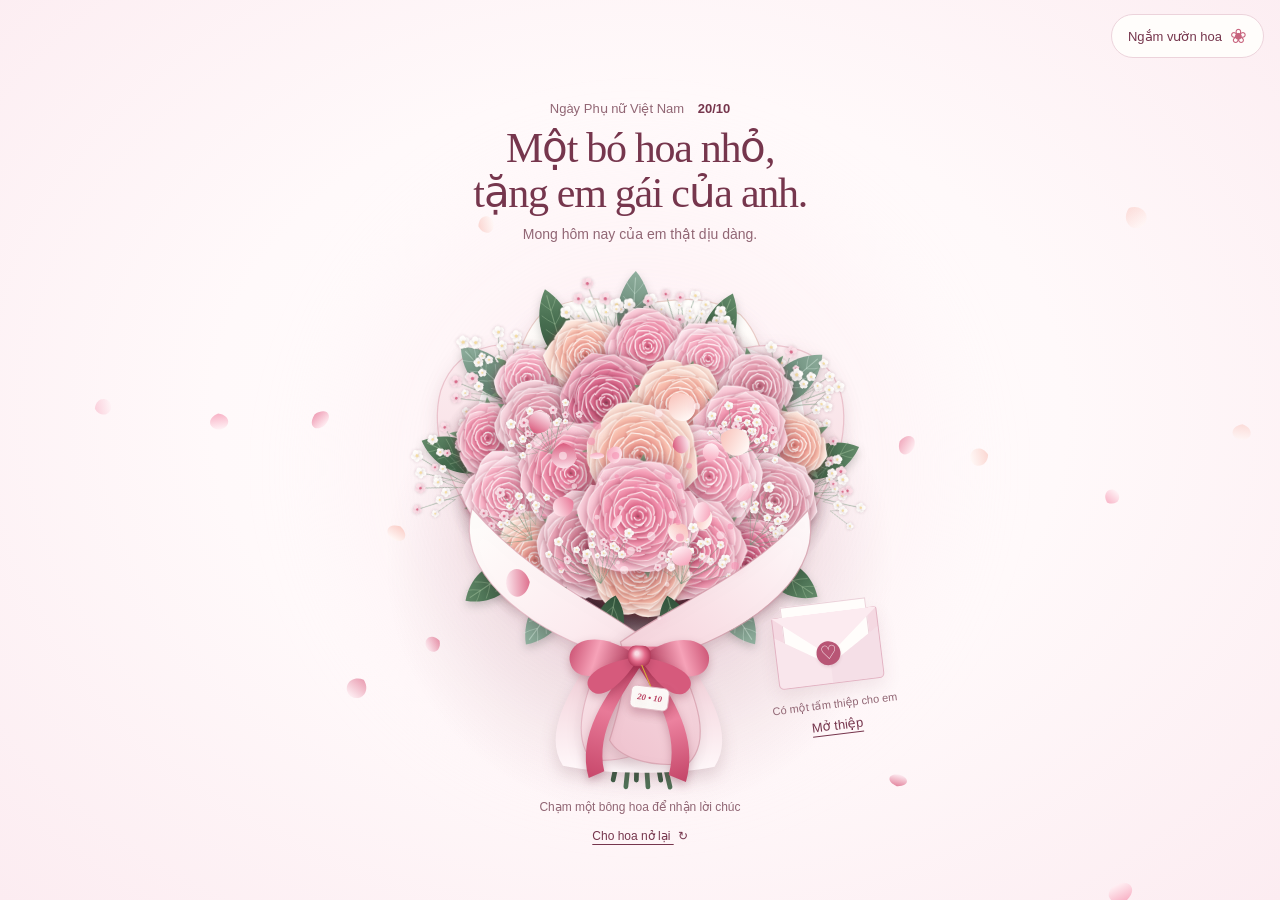
<file: index.html>
<!DOCTYPE html>
<html lang="vi">
<head>
  <meta charset="UTF-8">
  <meta name="viewport" content="width=device-width, initial-scale=1.0, viewport-fit=cover">
  <meta name="theme-color" content="#fff8fa">
  <meta name="description" content="Một bó hoa và tấm thiệp nhỏ, gửi những lời chúc dịu dàng nhân ngày Phụ nữ Việt Nam 20/10.">
  <title>Một bó hoa tặng em gái · 20/10</title>
  <link rel="stylesheet" href="./style.css">
  <link rel="stylesheet" href="./music.css">
  <script src="./music.js" defer></script>
  <script src="./script.js" defer></script>
  <script src="./card.js" defer></script>
  <script src="./album.js" defer></script>
</head>
<body>
  <main>
    <a class="garden-link" href="./garden.html">Ngắm vườn hoa <span aria-hidden="true">❀</span></a>
    <canvas id="ambientPetalsCanvas" aria-hidden="true"></canvas>
    <header class="greeting">
      <p class="occasion">Ngày Phụ nữ Việt Nam <span>20/10</span></p>
      <h1>Một bó hoa nhỏ,<br>tặng em gái của anh.</h1>
      <p class="greeting-caption">Mong hôm nay của em thật dịu dàng.</p>
    </header>

    <div class="gift-layout">
      <section class="scene-column" aria-label="Hoa và những lời chúc 20/10">


        <div class="gift-visuals">
          <div class="bouquet-composition">
            <div id="bouquetStageWrapper" role="button" tabindex="0"
              aria-label="Bó hoa hồng. Nhấn Enter để nhận lời chúc; dùng phím mũi tên để chọn bông hoa."
              aria-describedby="bouquetHint">
              <canvas id="bouquetCanvas" aria-hidden="true"></canvas>
            </div>
            <button class="envelope-button" id="openCard" type="button" aria-haspopup="dialog" aria-controls="greetingCard" aria-expanded="false" hidden>
              <span class="envelope" aria-hidden="true"><span class="envelope-letter">Gửi em</span><span class="envelope-seal">♡</span></span>
              <span class="envelope-caption">Có một tấm thiệp cho em</span>
              <span class="envelope-action">Mở thiệp</span>
            </button>
          </div>

        </div>

        <footer class="scene-footer">
          <p id="bouquetHint" class="bouquet-hint">Chạm một bông hoa để nhận lời chúc</p>
          <p id="roseWish" class="rose-wish" role="status" aria-live="polite" aria-atomic="true"></p>
          <button class="text-button" id="replayBloom" type="button">Cho hoa nở lại <span aria-hidden="true">↻</span></button>
        </footer>
      </section>

      <dialog id="greetingCard" class="card-dialog" aria-labelledby="cardTitle">
        <div class="letter-paper">
          <button class="close-button" id="closeCard" type="button" aria-label="Đóng thiệp">×</button>
          <div id="cardReading">
            <div class="letter-date" aria-label="Ngày 20 tháng 10"><span>20</span><span class="date-stem" aria-hidden="true"></span><span>10</span></div>
            <p class="letter-recipient">Gửi <span id="cardRecipient">em gái của anh</span>,</p>
            <h2 id="cardTitle">Chúc em một ngày<br>thật nhiều yêu thương.</h2>
            <div class="letter-flower" aria-hidden="true">❀</div>
            <p id="cardMessage" class="letter-message"></p>
            <div class="letter-signoff"><p>Với thật nhiều thương mến,</p><p id="cardSender" class="letter-signature"></p></div>
            <div class="letter-fold" aria-hidden="true"></div>
            <div class="letter-actions"><button id="viewAlbum" class="text-button" type="button" aria-controls="memoryAlbum">Xem album kỷ niệm <span aria-hidden="true">♡</span></button><button id="editCard" hidden class="text-button" type="button">Viết lời chúc riêng <span aria-hidden="true">✎</span></button></div>
          </div>
          <form id="cardEditor" hidden>
            <p class="editor-intro">Một tấm thiệp mang lời của em.</p>
            <h2 id="editorTitle" class="editor-title">Viết chút yêu thương</h2>
            <label for="recipientInput">Gửi đến</label>
            <input id="recipientInput" name="recipient" maxlength="60" required autocomplete="off">
            <label for="messageInput">Lời chúc 20/10</label>
            <textarea id="messageInput" name="message" rows="7" maxlength="1500" required></textarea>
            <label for="senderInput">Người gửi</label>
            <input id="senderInput" name="sender" maxlength="60" required autocomplete="off">
            <p class="editor-hint">Lời chúc được lưu trên trình duyệt này.</p>
            <div class="editor-actions"><button class="primary-button" type="submit">Lưu lời chúc</button><button class="text-button" id="cancelEdit" type="button">Hủy</button></div>
          </form>
          <p id="cardStatus" class="card-status" role="status" aria-live="polite"></p>
        </div>
      </dialog>
    </div>
    <section id="memoryAlbum" class="memory-album" aria-labelledby="albumTitle" hidden>
      <header class="album-heading">
        <p class="album-note">Một chút kỷ niệm, dành riêng cho em</p>
        <h2 id="albumTitle">Những khoảnh khắc thương yêu</h2>
        <button id="toggleAlbum" class="text-button" type="button" aria-expanded="false" aria-controls="albumPhotos">Xòe album <span aria-hidden="true">♡</span></button>
        <button id="editAlbum" class="text-button" type="button" aria-expanded="false" aria-controls="albumPhotos">Thay ảnh <span aria-hidden="true">✎</span></button>
      </header>
      <p id="albumEditHint" class="album-edit-hint" hidden>Chọn ảnh từ thiết bị của em, tối đa 20 MB mỗi ảnh. Ảnh được lưu trên trình duyệt này, không tự gửi sang thiết bị khác.</p>
      <p id="albumStatus" class="album-status" role="status" aria-live="polite" aria-atomic="true"></p>
      <div id="albumPhotos" class="album-photos">
        <figure class="portrait-card album-card">
          <div class="portrait-photo"><img src="./assets/portrait-placeholder.webp" alt="Ảnh kỷ niệm thứ nhất của người nhận thiệp" width="768" height="1024" decoding="async"></div>
          <figcaption><span class="portrait-dedication">Một nụ cười rất thương.</span><span class="portrait-date">Những ngày thật vui</span></figcaption>
          <div class="photo-actions" hidden>
            <button class="text-button change-photo" type="button" aria-label="Đổi ảnh thứ nhất">Đổi ảnh</button>
            <button class="text-button reset-photo" type="button" aria-label="Khôi phục ảnh thứ nhất" disabled>Ảnh ban đầu</button>
            <input class="photo-input" type="file" accept="image/*" aria-label="Chọn ảnh thứ nhất" hidden>
          </div>
        </figure>
        <figure class="portrait-card album-card">
          <div class="portrait-photo"><img src="./assets/portrait-placeholder.webp" alt="Ảnh kỷ niệm thứ hai của người nhận thiệp" width="768" height="1024" decoding="async" loading="lazy"></div>
          <figcaption><span class="portrait-dedication">Bình yên từ điều nhỏ.</span><span class="portrait-date">Một khoảnh khắc dịu dàng</span></figcaption>
          <div class="photo-actions" hidden>
            <button class="text-button change-photo" type="button" aria-label="Đổi ảnh thứ hai">Đổi ảnh</button>
            <button class="text-button reset-photo" type="button" aria-label="Khôi phục ảnh thứ hai" disabled>Ảnh ban đầu</button>
            <input class="photo-input" type="file" accept="image/*" aria-label="Chọn ảnh thứ hai" hidden>
          </div>
        </figure>
        <figure class="portrait-card album-card">
          <div class="portrait-photo"><img src="./assets/portrait-placeholder.webp" alt="Ảnh kỷ niệm thứ ba của người nhận thiệp" width="768" height="1024" decoding="async" loading="lazy"></div>
          <figcaption><span class="portrait-dedication">Mong em luôn rạng rỡ.</span><span class="portrait-date">Hôm nay và cả mai sau</span></figcaption>
          <div class="photo-actions" hidden>
            <button class="text-button change-photo" type="button" aria-label="Đổi ảnh thứ ba">Đổi ảnh</button>
            <button class="text-button reset-photo" type="button" aria-label="Khôi phục ảnh thứ ba" disabled>Ảnh ban đầu</button>
            <input class="photo-input" type="file" accept="image/*" aria-label="Chọn ảnh thứ ba" hidden>
          </div>
        </figure>
      </div>
      <p class="album-footnote">Có những điều nhỏ, nhớ lại vẫn thấy vui.</p>
    </section>
    <noscript><p class="noscript-message">Bật JavaScript để ngắm hoa nở và mở thiệp 20/10 nhé.</p></noscript>
  </main>
</body>
</html>
</file>
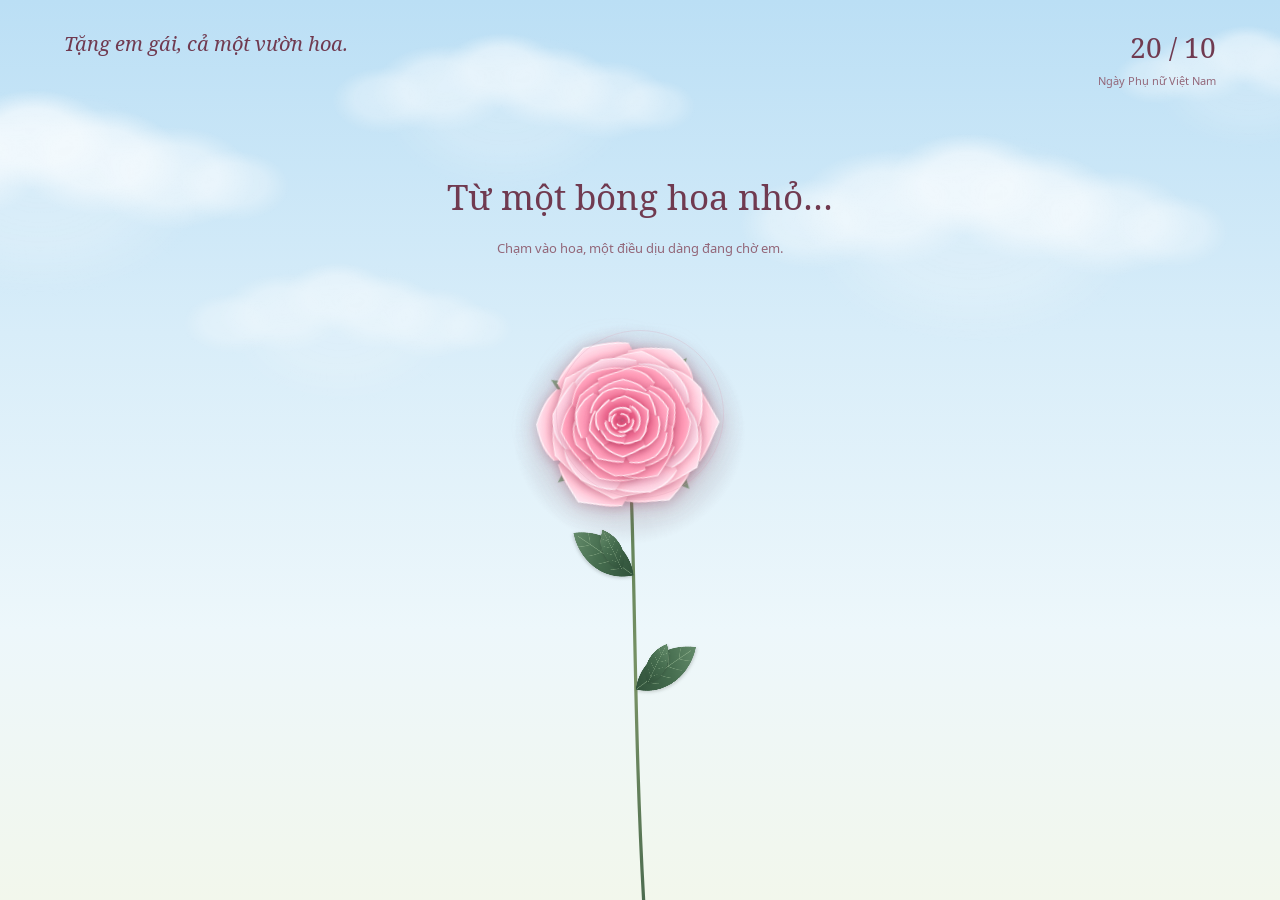
<file: garden.html>
<!DOCTYPE html>
<html lang="vi">
<head>
  <meta charset="UTF-8">
  <meta name="viewport" content="width=device-width, initial-scale=1.0, viewport-fit=cover">
  <meta name="theme-color" content="#bbdff5">
  <meta name="description" content="Chạm một bông hoa, đánh thức cả khu vườn và nhận một lời chúc dịu dàng ngày 20/10.">
  <title>Cả một vườn thương · 20/10</title>
  <link rel="preload" href="./assets/fonts/noto-serif-regular.woff2" as="font" type="font/woff2" crossorigin>
  <link rel="preload" href="./assets/fonts/noto-sans-regular.woff2" as="font" type="font/woff2" crossorigin>
  <style>
    @font-face {
      font-family: "Noto Serif";
      src: url("./assets/fonts/noto-serif-regular.woff2") format("woff2");
      font-style: normal; font-weight: 400; font-display: swap;
    }
    @font-face {
      font-family: "Noto Serif";
      src: url("./assets/fonts/noto-serif-italic.woff2") format("woff2");
      font-style: italic; font-weight: 400; font-display: swap;
    }
    @font-face {
      font-family: "Noto Sans";
      src: url("./assets/fonts/noto-sans-regular.woff2") format("woff2");
      font-style: normal; font-weight: 400; font-display: swap;
    }
    :root {
      color-scheme: light;
      --sky: #bbdff5;
      --ink: #703a50;
      --muted: #936779;
      --rose: #c66388;
      --leaf: #6c8b71;
      --paper: #fffdfc;
      --font-letter: "Noto Serif", serif;
      font-family: "Noto Sans", sans-serif;
      color: var(--ink);
      font-synthesis: none;
    }
    * { box-sizing: border-box; }
    [hidden] { display: none !important; }
    html, body { margin: 0; min-width: 280px; min-height: 100%; }
    body { background: var(--sky); -webkit-tap-highlight-color: transparent; }
    button { font: inherit; color: inherit; cursor: pointer; touch-action: manipulation; }
    button:focus-visible, input:focus-visible, textarea:focus-visible { outline: 2px solid var(--ink); outline-offset: 4px; }
    .garden {
      position: relative; min-height: 560px; height: 100svh; overflow: hidden;
      isolation: isolate;
      background: linear-gradient(180deg, #bbdff5 0%, #d8edf9 37%, #edf7fb 70%, #f2f7ec 100%);
    }
    .garden::after {
      content: ""; position: absolute; inset: 0; z-index: -2; pointer-events: none;
      background: radial-gradient(ellipse at 50% 110%, #d7e8caaa, transparent 58%);
      opacity: 0; transition: opacity 4s;
    }
    .garden.is-growing::after { opacity: 1; }
    .page-header {
      position: absolute; top: max(28px, env(safe-area-inset-top));
      left: clamp(24px, 5vw, 76px); right: clamp(24px, 5vw, 76px);
      display: flex; align-items: start; justify-content: space-between; gap: 24px;
      pointer-events: none;
    }
    .dedication { margin: 0; font: italic 20px/1.6 var(--font-letter); }
    .date { margin: 0; text-align: right; font-size: 11px; line-height: 1.7; color: var(--muted); }
    .date span { display: block; font: 28px/1.4 var(--font-letter); color: var(--ink); margin-bottom: 5px; }
    #flowers { position: absolute; inset: 0; z-index: -1; width: 100%; height: 100%; }
    .flower-button {
      position: absolute; left: 50%; top: 46%; transform: translate(-50%, -50%);
      width: 184px; height: 184px; border: 0; border-radius: 50%; background: transparent;
    }
    .flower-button::after {
      content: ""; position: absolute; inset: 8px; border: 1px solid #d69ab23b; border-radius: 50%;
      transition: transform .5s, border-color .5s;
    }
    .flower-button:hover::after { transform: scale(1.13); border-color: #c6638888; }
    .intro {
      position: absolute; left: 24px; right: 24px; top: 19%; text-align: center;
      transition: opacity .65s, transform .65s; pointer-events: none;
    }
    h1 { margin: 0; font: 400 clamp(25px, 3vw, 35px)/1.5 var(--font-letter); }
    .intro p { margin: 13px 0 0; font-size: 13px; line-height: 1.7; color: var(--muted); }
    .is-growing .intro { opacity: 0; transform: translateY(12px); }
    .progress {
      position: absolute; bottom: 36px; left: 20px; right: 20px; margin: 0;
      text-align: center; font: italic 17px/1.7 var(--font-letter);
      opacity: 0; transition: opacity .6s; pointer-events: none;
      text-shadow: 0 1px 12px #fff, 0 1px 8px #fff;
    }
    .is-growing:not(.is-ready) .progress { opacity: 1; }
    .garden-actions {
      position: absolute; bottom: max(24px, env(safe-area-inset-bottom)); left: 0; right: 0;
      display: flex; justify-content: center; flex-wrap: wrap; gap: 12px; padding: 0 16px;
    }
    .garden-actions button {
      border: 1px solid #dcb9c8; background: #fffdfcf2; border-radius: 30px;
      padding: 12px 20px; font-size: 12px; box-shadow: 0 3px 16px #76364d0c;
    }
    .garden-actions button:hover { background: #fae7ef; }
    dialog {
      width: min(480px, calc(100% - 36px)); max-height: calc(100svh - 36px);
      padding: 0; border: 0; overflow: auto; background: var(--paper); color: var(--ink);
      box-shadow: 0 24px 100px #69394d24, 0 2px 10px #69394d12;
      scrollbar-width: none;
      -ms-overflow-style: none;
    }
    dialog::-webkit-scrollbar { display: none; }
    dialog::backdrop { background: #eaf5fc3d; backdrop-filter: blur(3px); }
    dialog[open] { animation: unfold 1s cubic-bezier(.2,.8,.2,1) both; }
    .letter { position: relative; padding: 38px 42px 28px; text-align: center; }
    .letter::before { content: ""; position: absolute; inset: 10px; border: 1px solid #eed6e1; pointer-events: none; }
    .close-card { position: absolute; top: 15px; right: 16px; width: 34px; height: 34px; border: 0; background: transparent; font-size: 25px; }
    .letter-date { margin: 2px 0 20px; font: 24px/1.4 var(--font-letter); color: var(--rose); }
    .letter-date span { display: inline-block; width: 1px; height: 27px; background: #d9aec1; transform: rotate(24deg); margin: 0 15px -5px; }
    .letter-sprig { display: block; margin: 0 auto 17px; width: 75px; height: 55px; }
    .recipient { font: italic 17px/1.7 var(--font-letter); margin: 0 0 13px; }
    h2 { font: 400 clamp(26px, 5vw, 32px)/1.5 var(--font-letter); margin: 0 0 24px; text-wrap: balance; }
    .message { font-size: 14px; line-height: 1.95; margin: 0 0 15px; text-wrap: pretty; }
    .signature { margin: 24px 0; font: italic 17px/1.8 var(--font-letter); }
    .recipient, h2, .message, .signature { overflow-wrap: anywhere; }
    h2, .message, .signature { white-space: pre-wrap; }
    .letter-actions { display: flex; flex-wrap: wrap; justify-content: center; gap: 12px 20px; }
    .view-garden { position: relative; border: 0; border-bottom: 1px solid #cba1b2; padding: 7px 2px; background: transparent; font-size: 12px; }
    .card-editor { text-align: left; }
    .card-editor h2 { text-align: center; margin-bottom: 20px; font-size: 25px; }
    .card-editor label { display: block; margin: 16px 0 7px; font-size: 13px; }
    .card-editor input, .card-editor textarea {
      display: block; width: 100%; min-width: 0; padding: 10px 12px;
      border: 1px solid #dcb9c8; border-radius: 4px; background: #fff9fb;
      color: var(--ink); font: 16px/1.6 "Noto Sans", sans-serif;
    }
    .card-editor textarea { resize: vertical; }
    .editor-hint, .card-status { color: var(--muted); font-size: 12px; line-height: 1.7; }
    .card-status { margin: 0; }
    .card-status:not(:empty) { margin-top: 16px; }
    .editor-actions { display: flex; align-items: center; flex-wrap: wrap; gap: 20px; margin-top: 20px; }
    .save-card { border: 1px solid var(--ink); border-radius: 24px; padding: 11px 18px; background: var(--ink); color: var(--paper); font-size: 13px; }
    .noscript { position: absolute; top: 30%; left: 20px; right: 20px; text-align: center; line-height: 1.8; }
    @keyframes unfold { from { opacity: 0; transform: translateY(35px) rotate(-2deg) scale(.94); } to { opacity: 1; transform: none; } }
    @media (max-width: 600px) {
      .garden { min-height: 480px; height: 100svh; }
      .page-header { left: 16px; right: 16px; gap: 12px; top: max(18px, env(safe-area-inset-top)); }
      .garden-actions { bottom: max(16px, env(safe-area-inset-bottom)); gap: 8px; }
      .garden-actions button, .view-garden, .close-card { min-height: 44px; }
      .close-card { min-width: 44px; top: 8px; right: 8px; }
      dialog { width: calc(100% - 24px); max-height: calc(100svh - 24px - env(safe-area-inset-top) - env(safe-area-inset-bottom)); }
      .dedication { font-size: 18px; max-width: 150px; }
      .date { max-width: 130px; font-size: 10px; }
      .date span { font-size: 25px; }
      .letter { padding: 35px 26px 25px; }
      .intro { top: 18%; }
      h1 { font-size: clamp(23px, 5.8vw, 28px); }
    }
    @media (max-height: 500px) {
      .garden { min-height: 320px; }
      .page-header { top: max(10px, env(safe-area-inset-top)); }
      .intro { top: 24%; }
      .intro p { margin-top: 4px; }
      .flower-button { top: 56%; width: 140px; height: 140px; }
    }
    @media (max-height: 600px) and (min-width: 600px) {
      .garden { min-height: 360px; }
      .intro { top: 38%; right: auto; width: 30%; text-align: left; }
      h1 { font-size: 24px; }
      .intro p { margin-top: 6px; }
      .page-header { top: 20px; }
    }
    @media (prefers-reduced-motion: reduce) {
      *, *::before, *::after { animation: none !important; transition: none !important; }
    }
  </style>
  <link rel="stylesheet" href="./music.css">
  <script src="./music.js" defer></script>
</head>
<body>
  <main class="garden" id="garden">
    <header class="page-header">
      <p class="dedication">Tặng em gái, cả một vườn hoa.</p>
      <p class="date"><span>20 / 10</span>Ngày Phụ nữ Việt Nam</p>
    </header>
    <canvas id="flowers" aria-hidden="true"></canvas>
    <button class="flower-button" id="bloom" type="button" aria-label="Chạm để cả vườn hoa nở" aria-describedby="introHint"></button>
    <div class="intro" id="intro">
      <h1>Từ một bông hoa nhỏ…</h1>
      <p id="introHint">Chạm vào hoa, một điều dịu dàng đang chờ em.</p>
    </div>
    <p class="progress" id="status" role="status" aria-live="polite" aria-atomic="true"></p>
    <nav class="garden-actions" id="actions" aria-label="Vườn hoa và thiệp" hidden>
      <button id="readCard" type="button" aria-haspopup="dialog" aria-controls="wishCard">Đọc lại thiệp</button>
      <button id="replay" type="button">Cho hoa nở lại</button>
    </nav>
    <dialog id="wishCard" aria-labelledby="cardTitle">
      <article class="letter">
        <button class="close-card" id="closeCard" type="button" aria-label="Đóng thiệp">×</button>
        <p class="letter-date">20<span aria-hidden="true"></span>10</p>
        <svg class="letter-sprig" viewBox="0 0 90 64" fill="none" aria-hidden="true">
          <path d="M45 59 Q41 40 46 21 M44 49 Q25 47 23 35 Q39 33 44 49 M44 40 Q60 39 65 28 Q51 28 44 40" stroke="#78947a" stroke-width="1.2" fill="#dfe9d9"/>
          <g fill="#ecc1d2" stroke="#c9789a" stroke-width=".6">
            <ellipse cx="39" cy="17" rx="8" ry="12" transform="rotate(-40 39 17)"/>
            <ellipse cx="52" cy="17" rx="8" ry="12" transform="rotate(40 52 17)"/>
            <ellipse cx="45" cy="15" rx="8" ry="12"/>
            <path d="M30 19 Q44 17 45 30 Q33 32 30 19 M60 19 Q46 17 45 30 Q58 32 60 19"/>
          </g>
        </svg>
        <div id="cardReading">
          <p class="recipient">Gửi <span id="cardRecipient">em gái của anh</span>,</p>
          <h2 id="cardTitle">Chúc em gái của anh<br>luôn vui và rạng rỡ.</h2>
          <div id="cardMessage">
            <p class="message">Tặng em gái của anh cả một vườn hoa.<br>Chúc em ngày 20/10 thật vui và nhiều quà nhé!</p>
            <p class="message">Mong em luôn khỏe mạnh, tự tin và có thật nhiều niềm vui với những điều mình thích. Nhớ ăn uống đầy đủ, ngủ đủ giấc và đừng tự làm khó mình quá nhé. Có chuyện gì vui buồn cứ kể anh nghe, anh luôn sẵn sàng lắng nghe em.</p>
            <p class="message">Hôm nay và cả những ngày sau,<br>hãy cứ rạng rỡ theo cách của riêng mình nhé.</p>
          </div>
          <p class="signature" id="cardSignature">Thương em, anh trai của em ♡</p>
          <div class="letter-actions">
            <button class="view-garden" id="viewGarden" type="button" autofocus>Ngắm vườn hoa</button>
            <button class="view-garden" id="editCard" hidden type="button">Viết lời chúc riêng</button>
          </div>
        </div>
        <form class="card-editor" id="cardEditor" hidden>
          <h2 id="editorTitle">Viết chút yêu thương</h2>
          <label for="recipientInput">Gửi đến</label>
          <input id="recipientInput" name="recipient" maxlength="60" required autocomplete="off">
          <label for="titleInput">Tiêu đề thiệp</label>
          <textarea id="titleInput" name="title" rows="2" maxlength="160" required></textarea>
          <label for="messageInput">Lời chúc 20/10</label>
          <textarea id="messageInput" name="message" rows="7" maxlength="3000" required></textarea>
          <label for="signatureInput">Chữ ký</label>
          <input id="signatureInput" name="signature" maxlength="120" required autocomplete="off">
          <p class="editor-hint">Lời chúc được lưu trên trình duyệt này. Cách một dòng để bắt đầu đoạn mới.</p>
          <div class="editor-actions">
            <button class="save-card" type="submit">Lưu lời chúc</button>
            <button class="view-garden" id="cancelEdit" type="button">Hủy</button>
          </div>
        </form>
        <p class="card-status" id="cardStatus" role="status" aria-live="polite"></p>
      </article>
    </dialog>
    <noscript><p class="noscript">Bật JavaScript để chạm vào hoa và mở thiệp nhé.<br>Chúc em ngày 20/10 bình an, rạng rỡ và tràn đầy yêu thương!</p></noscript>
  </main>
  <script src="./garden-botany.js"></script>
  <script src="./garden-card.js"></script>
  <script>
    (() => {
      'use strict';
      const garden = document.getElementById('garden');
      const canvas = document.getElementById('flowers');
      const ctx = canvas.getContext('2d');
      const bloomButton = document.getElementById('bloom');
      const card = document.getElementById('wishCard');
      const actions = document.getElementById('actions');
      const status = document.getElementById('status');
      const motion = matchMedia('(prefers-reduced-motion: reduce)');
      const TAU = Math.PI * 2;
      const clamp = n => Math.max(0, Math.min(1, n));
      const ease = n => 1 - Math.pow(1 - clamp(n), 3);
      let seed = 2010;
      const random = () => { seed = seed * 16807 % 2147483647; return (seed - 1) / 2147483646; };
      const { createRealisticRoseSprite, createRoseBudSprite, drawBotanicalLeaf } = window.GardenBotany;
      const paletteKeys = ['sweetBlush', 'pastelPink', 'creamPeach', 'pearlVintage', 'berryRomance', 'paleGreen', 'skyBlue', 'pearlWhite'];
      // Bake the soft focus and bloom into the sprites once, keeping the live scene light.
      function softenPetals(source, logicalSize, radius) {
        const image = document.createElement('canvas');
        image.width = source.width; image.height = source.height;
        const c = image.getContext('2d');
        const pixelRatio = source.width / logicalSize;
        c.globalAlpha = .3;
        c.filter = `blur(${radius * .13 * pixelRatio}px) brightness(1.35)`;
        c.drawImage(source, 0, 0);
        c.globalAlpha = 1;
        c.filter = `blur(${radius * .009 * pixelRatio}px) brightness(1.06)`;
        c.drawImage(source, 0, 0);
        return image;
      }
      // Use the same layered roses as index.html, cached at the sizes used in this scene.
      // Fully open flowers need only one draw instead of repainting every petal each frame.
      function prepareRose(config) {
        const rose = createRealisticRoseSprite(config);
        rose.whorlCanvases = rose.whorlCanvases.map(layer => softenPetals(layer, rose.logicalSize, rose.radius));
        const openCanvas = document.createElement('canvas');
        openCanvas.width = rose.baseCanvas.width;
        openCanvas.height = rose.baseCanvas.height;
        const c = openCanvas.getContext('2d');
        c.drawImage(rose.baseCanvas, 0, 0);
        rose.whorlCanvases.forEach(layer => c.drawImage(layer, 0, 0));
        return { ...rose, openCanvas };
      }
      const sprites = paletteKeys.flatMap((paletteKey, i) => ['garden', 'classic', 'peony'].map((variety, j) => prepareRose({
        radius: 46, paletteKey, variety, seed: 2010 + i * 107 + j * 41,
        tiltX: (j - 1) * .65, tiltY: -.2 + (i % 5) * .08, hasDewdrop: j === 0
      })));
      const heroSprite = prepareRose({ radius: 86, paletteKey: 'sweetBlush', variety: 'garden', tiltX: -.22, tiltY: -.3, seed: 2010, hasDewdrop: true });
      const budSprites = paletteKeys.map(paletteKey => {
        const bud = createRoseBudSprite({ paletteKey });
        return { ...bud, canvas: softenPetals(bud.canvas, bud.logicalSize, bud.radius) };
      });
      const leafCanvas = document.createElement('canvas');
      leafCanvas.width = 300; leafCanvas.height = 200;
      const leafContext = leafCanvas.getContext('2d');
      leafContext.scale(2, 2);
      drawBotanicalLeaf(leafContext, 20, 50, 0, 100, 31);
      // Soft cloud puffs are painted once, then drift behind the flowers.
      const cloudCanvas = document.createElement('canvas');
      cloudCanvas.width = 720; cloudCanvas.height = 360;
      const cloudContext = cloudCanvas.getContext('2d');
      const cloudPuffs = [
        [125, 164, 92, .52], [225, 143, 119, .67], [333, 112, 104, .81],
        [420, 141, 111, .75], [519, 163, 108, .61], [600, 174, 75, .43],
        [340, 183, 219, .3]
      ];
      cloudPuffs.forEach(([x, y, radius, opacity]) => {
        cloudContext.save(); cloudContext.translate(x, y); cloudContext.scale(1, .64);
        const puff = cloudContext.createRadialGradient(0, -radius * .12, radius * .16, 0, 0, radius);
        puff.addColorStop(0, `rgba(255,255,255,${opacity})`);
        puff.addColorStop(.48, `rgba(255,255,255,${opacity * .87})`);
        puff.addColorStop(.8, `rgba(255,255,255,${opacity * .3})`);
        puff.addColorStop(1, 'rgba(255,255,255,0)');
        cloudContext.fillStyle = puff; cloudContext.beginPath(); cloudContext.arc(0, 0, radius, 0, TAU); cloudContext.fill();
        cloudContext.restore();
      });
      const clouds = [
        { x: .04, y: .17, size: .42, opacity: .82, speed: 2.7 },
        { x: .4, y: .09, size: .32, opacity: .67, speed: 3.8 },
        { x: .77, y: .22, size: .43, opacity: .78, speed: 2.2 },
        { x: .27, y: .34, size: .29, opacity: .52, speed: 4.1 },
        { x: .98, y: .07, size: .25, opacity: .59, speed: 3.1 }
      ];
      const whorlDelays = [0, .12, .24, .34];
      const closedScales = [.44, .36, .28, .38];
      const twistAngles = [.52, -.78, 1.05, -1.35];
      const flowers = [];
      // Distant flowers are smaller and paler; foreground flowers grow taller and fuller.
      for (let row = 0; row < 5; row++) {
        const count = 24 + row * 2;
        for (let i = 0; i < count; i++) {
          const x = (i + random()) / count;
          flowers.push({
            x, y: .49 + row * .092 + (random() - .5) * .22, depth: row,
            radius: 17 + row * 5 + random() * 15,
            stem: .18 + random() * .22,
            bend: (random() - .5) * 65,
            phase: random() * TAU, rotation: (random() - .5) * .9,
            sprite: Math.floor(random() * sprites.length),
            delay: .3 + Math.abs(x - .5) * 4.2 + row * .36 + random() * .9,
            alpha: .6 + row * .1, tilt: .8 + random() * .2,
            offsetX: 0, offsetY: 0, hover: 0
          });
        }
      }
      // Keep some flowers as closed buds, scattered through all five depth layers.
      for (let i = 0; i < 20; i++) {
        const row = Math.floor(i / 4);
        flowers.push({
          x: (i % 4 + .25 + random() * .5) / 4,
          y: .45 + row * .087 + (random() - .5) * .065,
          depth: row, radius: 13 + row * 2.5 + random() * 4,
          stem: .2 + random() * .15, bend: (random() - .5) * 45,
          phase: random() * TAU, rotation: (random() - .5) * .5,
          bud: true, sprite: i * 3 % budSprites.length,
          delay: .6 + random() * 2.4 + row * .4,
          alpha: .75 + row * .06, tilt: 1,
          offsetX: 0, offsetY: 0, hover: 0
        });
      }
      flowers.sort((a, b) => a.depth - b.depth);
      const petals = Array.from({ length: 18 }, () => ({ x: random(), y: random(), phase: random() * TAU, size: 3 + random() * 4, speed: 9 + random() * 12 }));
      const hero = { x: .5, y: .46, radius: 76, stem: .25, bend: 5, phase: 0, rotation: -.15, tilt: .95, offsetX: 0, offsetY: 0, hover: 0 };
      const pointer = { x: -1000, y: -1000 };
      let width = 0, height = 0, scale = 1, frame = 0, lastFrame = 0;
      let sceneTime = 0;
      let state = 'idle', started = 0, pausedAt = 0;

      function leaf(x, y, direction, size, flutter) {
        ctx.save(); ctx.translate(x, y); ctx.scale(direction, 1); ctx.rotate(-.58 + flutter);
        ctx.drawImage(leafCanvas, -size * .2, -size * .5, size * 1.5, size);
        ctx.restore();
      }

      function drawFlower(f, growth, time, smoothing, isHero = false) {
        if (growth <= 0) return;
        const p = ease(growth);
        const x = f.x * width;
        const targetY = f.y * height;
        const root = Math.max(height * 1.04, targetY + f.stem * height);
        const y = root - (root - targetY) * p;
        // A traveling breeze bends taller stems more, with a small individual flutter.
        const wind = motion.matches ? 0 : Math.sin(time * .00125 + f.x * 4.5) * .72 + Math.sin(time * .002 + f.phase) * .28;
        const lean = wind * (isHero ? .06 : .048);
        const sway = Math.sin(lean) * (root - y) * p;
        const r = f.radius * scale;
        const dx = x - pointer.x, dy = y - pointer.y;
        const distance = Math.hypot(dx, dy);
        const proximity = !motion.matches && !card.open ? clamp(1 - distance / (r * 2.3)) : 0;
        f.offsetX += ((dx / (distance || 1)) * proximity * r * .13 - f.offsetX) * smoothing;
        f.offsetY += ((dy / (distance || 1)) * proximity * r * .08 - f.offsetY) * smoothing;
        f.hover += (proximity - f.hover) * smoothing;
        const headX = x + sway + f.offsetX;
        const headY = y + (1 - Math.cos(lean)) * (root - y) + f.offsetY;
        const baseX = x + f.bend * scale;
        const controlX1 = x - f.bend * scale + sway * .15;
        const controlY1 = root - (root - headY) * .4;
        const controlX2 = headX + 8 * scale + sway * .12;
        const controlY2 = headY + (root - headY) * .22;
        ctx.save(); ctx.globalAlpha = isHero ? 1 : Math.min(1, f.alpha) * clamp(growth * 3);
        const stemColor = ctx.createLinearGradient(baseX - 2, root, headX + 2, headY);
        stemColor.addColorStop(0, '#46664c'); stemColor.addColorStop(.5, '#789265'); stemColor.addColorStop(1, '#587b53');
        ctx.strokeStyle = stemColor;
        ctx.lineWidth = isHero ? 2.8 * scale : Math.max(1, r * .05);
        ctx.lineCap = 'round';
        ctx.beginPath(); ctx.moveTo(baseX, root);
        ctx.bezierCurveTo(controlX1, controlY1, controlX2, controlY2, headX, headY);
        ctx.stroke();
        if (growth > .15) {
          // Attach each leaf to the actual curved stem so the whole plant moves together.
          (isHero ? [.42, .64] : [.38, .64]).forEach((t, i) => {
            const u = 1 - t;
            const lx = u ** 3 * baseX + 3 * u * u * t * controlX1 + 3 * u * t * t * controlX2 + t ** 3 * headX;
            const ly = u ** 3 * root + 3 * u * u * t * controlY1 + 3 * u * t * t * controlY2 + t ** 3 * headY;
            const length = r * (isHero ? .85 : .95) * p;
            leaf(lx, ly, i ? -1 : 1, length, wind * .085);
            if (isHero) leaf(lx + (i ? -10 : 10) * scale, ly - 5 * scale, i ? -1 : 1, length * .6, -.5 + wind * .09);
          });
        }
        ctx.translate(headX, headY);
        ctx.rotate(f.rotation + wind * .095 + f.offsetX * .003);
        const breath = motion.matches ? 1 : 1 + Math.sin(time * .0014 + f.phase) * .008;
        ctx.scale(breath * (1 + f.hover * .04), f.tilt * breath * (1 + f.hover * .04));
        if (f.bud) {
          const bud = budSprites[f.sprite];
          const size = bud.logicalSize * r / bud.radius;
          ctx.scale(.4 + p * .6, .4 + p * .6);
          ctx.drawImage(bud.canvas, -size / 2, -size / 2, size, size);
          ctx.restore();
          return;
        }
        const rose = isHero ? heroSprite : sprites[f.sprite];
        const size = rose.logicalSize * r / rose.radius;
        if (growth >= 1) {
          ctx.drawImage(rose.openCanvas, -size / 2, -size / 2, size, size);
        } else {
          ctx.save(); ctx.scale(.5 + p * .5, .5 + p * .5);
          ctx.drawImage(rose.baseCanvas, -size / 2, -size / 2, size, size); ctx.restore();
          rose.whorlCanvases.forEach((layer, i) => {
            const open = ease((growth - whorlDelays[i]) / (1 - whorlDelays[i]));
            const unfurl = closedScales[i] + (1 - closedScales[i]) * open;
            ctx.save(); ctx.rotate((1 - open) * twistAngles[i]);
            ctx.scale(unfurl, unfurl * (.78 + open * .22));
            ctx.drawImage(layer, -size / 2, -size / 2, size, size); ctx.restore();
          });
        }
        ctx.restore();
      }

      function drawPetals(elapsed, time) {
        ctx.save();
        petals.forEach(petal => {
          const x = ((petal.x * width + time * .009 + Math.sin(time * .0006 + petal.phase) * 35) % (width + 60)) - 30;
          const y = ((petal.y * height + time * petal.speed * .001) % (height + 60)) - 30;
          ctx.save(); ctx.globalAlpha = Math.min(elapsed / 3, 1) * .55;
          ctx.translate(x, y); ctx.rotate(petal.phase + time * .0007);
          ctx.scale(.55 + Math.abs(Math.sin(time * .001 + petal.phase)) * .45, 1);
          const color = ctx.createLinearGradient(0, -petal.size, 0, petal.size);
          color.addColorStop(0, '#fff3f7'); color.addColorStop(1, '#d887a6'); ctx.fillStyle = color;
          ctx.beginPath(); ctx.moveTo(0, -petal.size);
          ctx.bezierCurveTo(petal.size * 1.3, -petal.size, petal.size * .8, petal.size * .8, 0, petal.size);
          ctx.bezierCurveTo(-petal.size, petal.size * .2, -petal.size * .6, -petal.size * .9, 0, -petal.size);
          ctx.fill(); ctx.restore();
        });
        ctx.restore();
      }

      function drawClouds(time) {
        ctx.save();
        clouds.forEach(cloud => {
          const cloudWidth = Math.max(240, width * cloud.size);
          const travel = width + cloudWidth * 2;
          const x = ((cloud.x * width + time * cloud.speed * .001 + cloudWidth) % travel) - cloudWidth;
          const y = height * cloud.y;
          ctx.globalAlpha = cloud.opacity;
          ctx.drawImage(cloudCanvas, x - cloudWidth * .5, y - cloudWidth * .18, cloudWidth, cloudWidth * cloudCanvas.height / cloudCanvas.width);
        });
        ctx.restore();
      }

      function openCard() {
        if (!card.open) card.showModal();
      }
      function finish() {
        state = 'ready'; garden.classList.add('is-ready'); actions.hidden = false;
        status.textContent = 'Cả vườn hoa đã nở. Một tấm thiệp dành tặng em.';
        openCard();
      }
      function draw(time) {
        frame = 0;
        const delta = lastFrame ? Math.min(50, time - lastFrame) : 16.67;
        lastFrame = time;
        if (!motion.matches) sceneTime += delta;
        const smoothing = motion.matches ? 1 : 1 - Math.exp(-delta / 140);
        ctx.clearRect(0, 0, width, height);
        drawClouds(sceneTime);
        const elapsed = state === 'idle' ? 0 : (time - started) / 1000;
        const instant = motion.matches && state !== 'idle';
        if (state !== 'idle') {
          flowers.forEach(f => drawFlower(f, state === 'ready' || instant ? 1 : clamp((elapsed - f.delay) / 1.9), sceneTime, smoothing));
        }
        drawFlower(hero, state === 'idle' ? .72 : state === 'ready' || instant ? 1 : .72 + .28 * clamp(elapsed / 1.8), sceneTime, smoothing, true);
        if (state !== 'idle' && !motion.matches) drawPetals(elapsed, sceneTime);
        if (state === 'growing' && (instant || elapsed >= 6.8)) finish();
        if (!motion.matches && !document.hidden) frame = requestAnimationFrame(draw);
      }
      function render() {
        cancelAnimationFrame(frame);
        if (!document.hidden) frame = requestAnimationFrame(draw);
      }
      garden.addEventListener('pointermove', event => {
        if (event.pointerType !== 'mouse' || motion.matches) return;
        const rect = garden.getBoundingClientRect();
        pointer.x = event.clientX - rect.left; pointer.y = event.clientY - rect.top;
      });
      garden.addEventListener('pointerleave', () => { pointer.x = pointer.y = -1000; });
      function resize() {
        const rect = garden.getBoundingClientRect();
        width = rect.width; height = rect.height;
        scale = Math.min(1.22, Math.max(.68, width / 1100));
        const dpr = Math.min(devicePixelRatio || 1, 2);
        canvas.width = Math.round(width * dpr); canvas.height = Math.round(height * dpr);
        ctx.setTransform(dpr, 0, 0, dpr, 0, 0); render();
      }
      function start() {
        if (state !== 'idle') return;
        state = 'growing'; started = performance.now();
        garden.classList.add('is-growing'); bloomButton.hidden = true;
        document.getElementById('intro').setAttribute('aria-hidden', 'true');
        status.textContent = 'Từ một bông hoa, cả khu vườn đang thức giấc…'; render();
      }
      function closeCard() { card.close(); }
      bloomButton.addEventListener('click', start);
      document.getElementById('readCard').addEventListener('click', openCard);
      document.getElementById('closeCard').addEventListener('click', closeCard);
      document.getElementById('viewGarden').addEventListener('click', closeCard);
      card.addEventListener('close', () => document.getElementById('readCard').focus({ preventScroll: true }));
      document.getElementById('replay').addEventListener('click', () => {
        state = 'idle'; garden.classList.remove('is-growing', 'is-ready');
        actions.hidden = true; bloomButton.hidden = false; status.textContent = '';
        document.getElementById('intro').removeAttribute('aria-hidden');
        bloomButton.focus({ preventScroll: true }); render();
      });
      document.addEventListener('visibilitychange', () => {
        if (document.hidden) { pausedAt = performance.now(); cancelAnimationFrame(frame); frame = 0; lastFrame = 0; }
        else { if (pausedAt && state === 'growing') started += performance.now() - pausedAt; pausedAt = 0; render(); }
      });
      motion.addEventListener('change', render);
      new ResizeObserver(resize).observe(garden);
      resize();
    })();
  </script>
</body>
</html>
</file>
<file: style.css>
:root {
  --paper: #fffdfb;
  --blush: #fff8fa;
  --rose: #c7637d;
  --ink: #76364d;
  --muted: #916674;
  --line: #ecd3db;
  --bouquet-size: clamp(210px, calc(100dvh - 300px), 560px);
  color: var(--ink);
  font-family: "Segoe UI", Arial, sans-serif;
  font-synthesis: none;
}
* { box-sizing: border-box; }
[hidden] { display: none !important; }
#memoryAlbum, #viewAlbum { display: none !important; }
html, body { margin: 0; min-width: 320px; min-height: 100%; }
body {
  background: radial-gradient(ellipse at 50% 46%, #fffdfd 0%, #fff9fa 47%, #fcecf1 100%);
  -webkit-tap-highlight-color: transparent;
}
button, input, textarea { font: inherit; }
button { color: inherit; cursor: pointer; touch-action: manipulation; }
button:focus-visible, a:focus-visible, [tabindex]:focus-visible, input:focus-visible, textarea:focus-visible {
  outline: 2px solid var(--ink); outline-offset: 5px;
}
main {
  min-height: 100vh; min-height: 100dvh;
  display: grid; align-content: center;
  position: relative; isolation: isolate;
  padding: max(72px, calc(env(safe-area-inset-top) + 64px)) clamp(16px, 3vw, 48px) max(16px, env(safe-area-inset-bottom));
}
.garden-link {
  position: absolute; top: max(14px, env(safe-area-inset-top));
  right: max(16px, env(safe-area-inset-right)); z-index: 4;
  display: inline-flex; align-items: center; gap: 8px;
  min-height: 44px; padding: 10px 16px; border: 1px solid var(--line); border-radius: 24px;
  background: var(--paper); color: var(--ink); font-size: 13px; text-decoration: none;
}
.garden-link:hover { background: #fae7ef; }
.garden-link span { color: var(--rose); font-size: 20px; line-height: 1; }
.gift-layout {
  width: min(100%, 1040px); margin-inline: auto;
  display: grid; grid-template-columns: minmax(0, 1fr); align-items: start;
  gap: 32px clamp(28px, 4vw, 60px);
}
.scene-column { min-width: 0; display: flex; flex-direction: column; align-items: center; }
.gift-visuals {
  width: 100%; margin: 4px auto 0; display: grid; place-items: center;
}
.portrait-card {
  position: relative; min-width: 0; width: 100%; max-width: 275px;
  justify-self: center; margin: 0; padding: 10px 10px 0;
  background: var(--paper); border: 1px solid #ecd3db99;
  box-shadow: 0 14px 40px #76364d10, 0 2px 7px #76364d08;
  transform-origin: top left;
}
.portrait-photo { overflow: hidden; aspect-ratio: 3 / 4; background: #f3e4e5; }
.portrait-photo img { display: block; width: 100%; height: 100%; object-fit: cover; object-position: center; }
.portrait-card figcaption { padding: 19px 6px 20px; text-align: center; }
.portrait-dedication { display: block; font: italic clamp(16px, 1.6vw, 21px)/1.45 "Palatino Linotype", Georgia, serif; text-wrap: pretty; }
.portrait-date { display: block; color: var(--muted); margin-top: 11px; font-size: 10px; line-height: 1.6; }
main::before {
  content: ''; position: absolute; left: 50%; top: 52%; z-index: -1;
  width: min(90vw, 700px); aspect-ratio: 1;
  transform: translate(-50%, -50%); border-radius: 50%;
  background: radial-gradient(circle, rgba(252, 210, 223, .45), rgba(254, 235, 242, .16) 57%, transparent 73%);
  filter: blur(26px); pointer-events: none;
}
.greeting { width: fit-content; max-width: 100%; margin: 0 auto 8px; transform-origin: top left; position: relative; z-index: 1; text-align: center; }
.occasion { margin: 0 0 10px; font-size: 13px; color: var(--muted); }
.occasion span { margin-left: 10px; color: var(--ink); font-weight: 600; }
h1, h2, .letter-recipient { font-family: "Palatino Linotype", "Book Antiqua", Palatino, Georgia, serif; font-weight: 400; }
h1 { margin: 0; font-size: clamp(28px, 3.4vw, 42px); line-height: 1.08; letter-spacing: -1.3px; }
.greeting-caption { font-size: 14px; color: var(--muted); margin: 10px 0 0; }
.bouquet-composition {
  position: relative; min-width: 0; margin: -12px auto -8px;
  width: min(100%, var(--bouquet-size));
  transform-origin: top left;
}
#bouquetStageWrapper {
  position: relative; width: 100%; aspect-ratio: 1; border-radius: 45%;
  cursor: pointer; touch-action: manipulation;
  animation: bouquet-entrance 1.15s cubic-bezier(.16, 1, .3, 1) both;
}
#bouquetCanvas { width: 100%; height: 100%; display: block; }
.envelope-button {
  position: absolute; right: 8px; top: 66%; width: clamp(126px, 29%, 164px);
  padding: 0; border: 0; background: transparent; text-align: center;
  transform: rotate(-7deg); animation: envelope-arrival .8s cubic-bezier(.2,.8,.2,1) both;
}
.envelope {
  position: relative; display: block; width: 106px; height: 72px; margin: 0 auto 12px;
  background: #f5d9e2; border: 1px solid #e3b5c4; border-radius: 2px 2px 5px 5px;
  box-shadow: 0 8px 18px #76364d18;
}
.envelope::before {
  content: ''; position: absolute; inset: 0; z-index: 2;
  background: linear-gradient(32deg, #f9e6ec 49%, transparent 50%) left / 51% 100% no-repeat,
              linear-gradient(-32deg, #f5dfe7 49%, transparent 50%) right / 51% 100% no-repeat;
  border-radius: inherit;
}
.envelope::after {
  content: ''; position: absolute; inset: -1px -1px 0; z-index: 3;
  background: #fcebf0; clip-path: polygon(0 0, 100% 0, 50% 61%);
  transform-origin: top; transition: transform .4s ease;
}
.envelope-letter {
  position: absolute; inset: -11px 9px 9px; padding: 12px 0 0;
  background: var(--paper); border: 1px solid var(--line);
  font-family: Georgia, serif; font-style: italic; font-size: 13px;
  transition: transform .4s ease;
}
.envelope-seal {
  position: absolute; left: calc(50% - 12px); top: 28px; z-index: 4;
  width: 24px; height: 24px; border-radius: 50%; background: #b85575;
  color: #fff6f8; font: 19px/24px Georgia, serif; box-shadow: 0 2px 3px #76364d22;
}
.envelope-caption, .envelope-action { display: block; font-size: 11px; line-height: 1.5; }
.envelope-caption { color: var(--muted); }
.envelope-action { font-size: 13px; text-decoration: underline; text-underline-offset: 4px; margin-top: 3px; }
@media (hover: hover) {
  .envelope-button:hover .envelope-letter { transform: translateY(-7px); }
  .envelope-button:hover .envelope::after { transform: rotateX(35deg); }
}
.scene-footer { transform-origin: top left; width: min(100%, 540px); margin-top: 6px; text-align: center; position: relative; z-index: 1; }
.bouquet-hint { font-size: 12px; color: var(--muted); margin: 0; }
.rose-wish { font: italic 17px/1.6 Georgia, serif; margin: 6px auto 2px; max-width: 440px; min-height: 54px; text-wrap: pretty; }
.rose-wish:empty { min-height: 0; margin: 0; }
.rose-wish.is-new { animation: wish-arrival .4s ease both; }
.text-button { border: 0; background: transparent; padding: 12px 8px; font-size: 12px; text-decoration: underline; text-underline-offset: 4px; }
.text-button span { display: inline-block; margin-left: 4px; text-decoration: none; }
#replayBloom { margin-top: 3px; }
#ambientPetalsCanvas { position: fixed; inset: 0; width: 100%; height: 100%; display: block; pointer-events: none; z-index: 2; }
.card-dialog {
  position: relative; z-index: 3; inset: auto; justify-self: center; align-self: start;
  width: min(100%, 620px); min-width: 0; max-width: none; max-height: none; margin: 0;
  padding: 0; border: 0; border-radius: 5px; color: var(--ink);
  background: var(--paper); box-shadow: 0 20px 70px #76364d14, 0 2px 8px #76364d0d;
  overflow: visible; scroll-margin-block: 24px;
}
.card-dialog[open] { animation: letter-open .45s .4s cubic-bezier(.16,1,.3,1) both; }
.letter-paper { position: relative; padding: 18px 30px 10px; background: linear-gradient(90deg, transparent 49.7%, #eedde33b 50%, transparent 50.3%), var(--paper); }
.letter-paper::before { content: ''; position: absolute; inset: 10px; border: 1px solid #ecd3db99; border-radius: 2px; pointer-events: none; }
.close-button { position: absolute; right: 15px; top: 14px; z-index: 1; width: 36px; height: 36px; background: transparent; border: 0; border-radius: 50%; font-size: 25px; font-weight: 300; }
.close-button:hover { background: #f9eaf0; }
.letter-date { display: flex; align-items: center; justify-content: center; gap: 13px; font: 28px/1.1 Georgia, serif; color: var(--rose); margin: 0 0 10px; }
.date-stem { width: 1px; height: 32px; background: var(--line); transform: rotate(25deg); }
.letter-recipient { margin: 0 0 10px; font-size: 19px; overflow-wrap: anywhere; }
#cardTitle { margin: 0; font-size: 31px; line-height: 1.2; letter-spacing: -.6px; }
.letter-flower { text-align: center; font: 29px/1 Georgia, serif; color: var(--rose); margin: 6px 0 8px; }
.letter-message { white-space: pre-wrap; overflow-wrap: anywhere; font-size: 14px; line-height: 1.65; margin: 0; }
.message-paragraph { display: block; }
.message-paragraph + .message-paragraph { margin-top: 12px; }
.letter-signoff { margin-top: 10px; text-align: right; }
.letter-signoff > p:first-child { margin: 0 0 3px; font-size: 12px; color: var(--muted); }
.letter-signature { font: italic 23px/1.4 "Palatino Linotype", Georgia, serif; margin: 0; overflow-wrap: anywhere; }
.letter-fold { height: 1px; margin: 8px -30px 2px; background: #ecd3db77; box-shadow: 0 1px 2px #76364d08; }
.letter-actions { text-align: center; }
.letter-actions .text-button { padding-block: 8px; }
.card-status { font-size: 12px; color: var(--muted); text-align: center; margin: 0; line-height: 1.6; }
.card-status:not(:empty) { padding: 8px 0; }
.editor-intro { margin: 10px 0; font-size: 12px; color: var(--muted); }
.editor-title { font-size: 27px; line-height: 1.2; margin: 0 0 26px; }
#cardEditor label { display: block; font-size: 13px; margin: 18px 0 8px; }
#cardEditor input, #cardEditor textarea { width: 100%; border: 1px solid #dcb8c5; border-radius: 5px; background: #fff9fb; color: var(--ink); padding: 11px 12px; font-size: 14px; line-height: 1.6; }
#cardEditor textarea { resize: vertical; min-height: 150px; }
.editor-hint { font-size: 11px; color: var(--muted); line-height: 1.7; margin-top: 14px; }
.editor-actions { display: flex; align-items: center; gap: 16px; margin: 20px 0 10px; }
.primary-button { border: 1px solid var(--ink); border-radius: 5px; padding: 12px 20px; font-size: 13px; background: var(--ink); color: var(--paper); }
.noscript-message { text-align: center; font-size: 14px; }
/* The album is a second chapter, revealed only after the letter is opened. */
.memory-album {
  position: relative; z-index: 3; width: min(100%, 850px); min-width: 0;
  margin: clamp(32px, 4vw, 54px) auto 8px; text-align: center; scroll-margin-top: 32px;
  opacity: 0; transform: translateY(24px);
  transition: opacity .8s ease, transform .8s cubic-bezier(.2,.8,.2,1);
}
.memory-album.is-revealed { opacity: 1; transform: none; }
.album-heading { margin-bottom: 26px; }
.album-note { color: var(--muted); font-size: 12px; line-height: 1.7; margin: 0 0 12px; }
#albumTitle { font-size: clamp(26px, 3vw, 34px); line-height: 1.25; margin: 0 0 8px; letter-spacing: -.5px; }
.album-photos { display: grid; grid-template-columns: minmax(0, 1fr); gap: 28px; padding: 18px 18px 14px; }
.album-card { grid-area: 1 / 1; width: min(100%, 230px); max-width: none; transform-origin: center; }
.album-card:nth-child(1) { z-index: 3; transform: rotate(-3deg); }
.album-card:nth-child(2) { z-index: 2; transform: translate(12px, -6px) rotate(7deg); }
.album-card:nth-child(3) { z-index: 1; transform: translate(-12px, -10px) rotate(-9deg); }
.album-card .portrait-dedication { font-size: 17px; }
.album-card figcaption { padding: 16px 4px 18px; }
.album-card .portrait-date { margin-top: 8px; }
.album-edit-hint, .album-status { max-width: 520px; margin: 0 auto 16px; color: var(--muted); font-size: 12px; line-height: 1.7; }
.album-status:empty { display: none; }
.photo-actions { display: flex; justify-content: center; flex-wrap: wrap; gap: 0 4px; padding: 0 0 8px; }
.photo-actions .text-button { min-height: 44px; padding: 10px 6px; }
.photo-actions button:disabled { opacity: .5; cursor: default; }
.album-card[aria-busy="true"] .portrait-photo { opacity: .65; }
.memory-album.is-spread .album-photos { grid-template-columns: repeat(3, minmax(0, 1fr)); }
.memory-album.is-spread .album-card { grid-area: auto; transform: rotate(var(--photo-angle)); animation: photo-unfold .65s cubic-bezier(.2,.8,.2,1) both; }
.memory-album.is-spread .album-card:nth-child(1) { --photo-angle: -4deg; }
.memory-album.is-spread .album-card:nth-child(2) { --photo-angle: 2deg; animation-delay: .13s; }
.memory-album.is-spread .album-card:nth-child(3) { --photo-angle: -2deg; animation-delay: .26s; }
.album-footnote { margin: 22px 0 0; color: var(--muted); font: italic 15px/1.7 Georgia, serif; }
@keyframes photo-unfold {
  from { opacity: 0; transform: translateY(22px) rotate(0); }
  to { opacity: 1; transform: translateY(0) rotate(var(--photo-angle)); }
}
@media (min-width: 1100px) {
  body.card-open .gift-layout { grid-template-columns: minmax(0, 1fr) minmax(400px, 470px); align-items: center; }
  body.card-open .bouquet-composition { width: min(100%, var(--bouquet-size)); }
  body.card-open .envelope-button { right: 0; width: 126px; }
  body.card-open .envelope { width: 88px; height: 60px; }
  body.card-open .envelope-seal { top: 22px; }
  body.card-open .envelope-caption { font-size: 10px; }
  body.card-open .envelope-action { font-size: 12px; }
  body.card-open .card-dialog { width: 100%; }
}
@media (min-width: 601px) and (max-width: 1099px) {
  body.card-open .bouquet-composition { width: min(100%, var(--bouquet-size)); }
}
@media (max-width: 600px) {
  html, body { min-width: 280px; }
  .greeting, .letter-paper { overflow-wrap: anywhere; }
  .text-button, .close-button { min-height: 44px; }
  .close-button { min-width: 44px; }
  .occasion { font-size: 12px; margin-bottom: 8px; }
  .greeting { margin-bottom: 6px; }
  .greeting-caption { font-size: 12px; margin-top: 8px; }
  .gift-visuals { margin-top: 2px; }
  .bouquet-composition { margin-top: 0; margin-bottom: 4px; width: min(100%, var(--bouquet-size)); }
  .envelope-button { right: 6px; top: 68%; width: 130px; }
  .envelope { width: 88px; height: 60px; margin-bottom: 9px; }
  .envelope-seal { top: 22px; }
  .envelope-caption { font-size: 10px; }
  .envelope-action { font-size: 12px; }
  .rose-wish { font-size: 16px; padding: 0 10px; }
  .letter-paper { padding: 18px 24px 10px; }
  .letter-fold { margin-left: -24px; margin-right: -24px; }
  #cardTitle { font-size: 29px; }
  .memory-album.is-spread .album-photos { grid-template-columns: minmax(0, 1fr); gap: 32px; }
}
@keyframes bouquet-entrance { from { opacity: 0; transform: translateY(18px) scale(.92); } to { opacity: 1; transform: translateY(0) scale(1); } }
@keyframes envelope-arrival { from { opacity: 0; transform: translateY(14px) rotate(-12deg); } to { opacity: 1; transform: translateY(0) rotate(-7deg); } }
@keyframes letter-open { from { opacity: 0; transform: translateY(16px); } to { opacity: 1; transform: translateY(0); } }
@keyframes wish-arrival { from { opacity: 0; transform: translateY(5px); } to { opacity: 1; transform: translateY(0); } }
@media (prefers-reduced-motion: reduce) {
  *, *::before, *::after { animation: none !important; transition: none !important; scroll-behavior: auto !important; }
}
</file>
<file: music.css>
﻿/* Keep the outer document and its music alive while viewing the garden. */
body.viewing-garden { overflow: hidden; }
body.viewing-garden > main { visibility: hidden; }
.garden-frame {
  position: fixed;
  inset: 0;
  z-index: 100;
  display: block;
  width: 100%;
  height: 100%;
  height: 100dvh;
  border: 0;
  background: #bbdff5;
}
</file>
